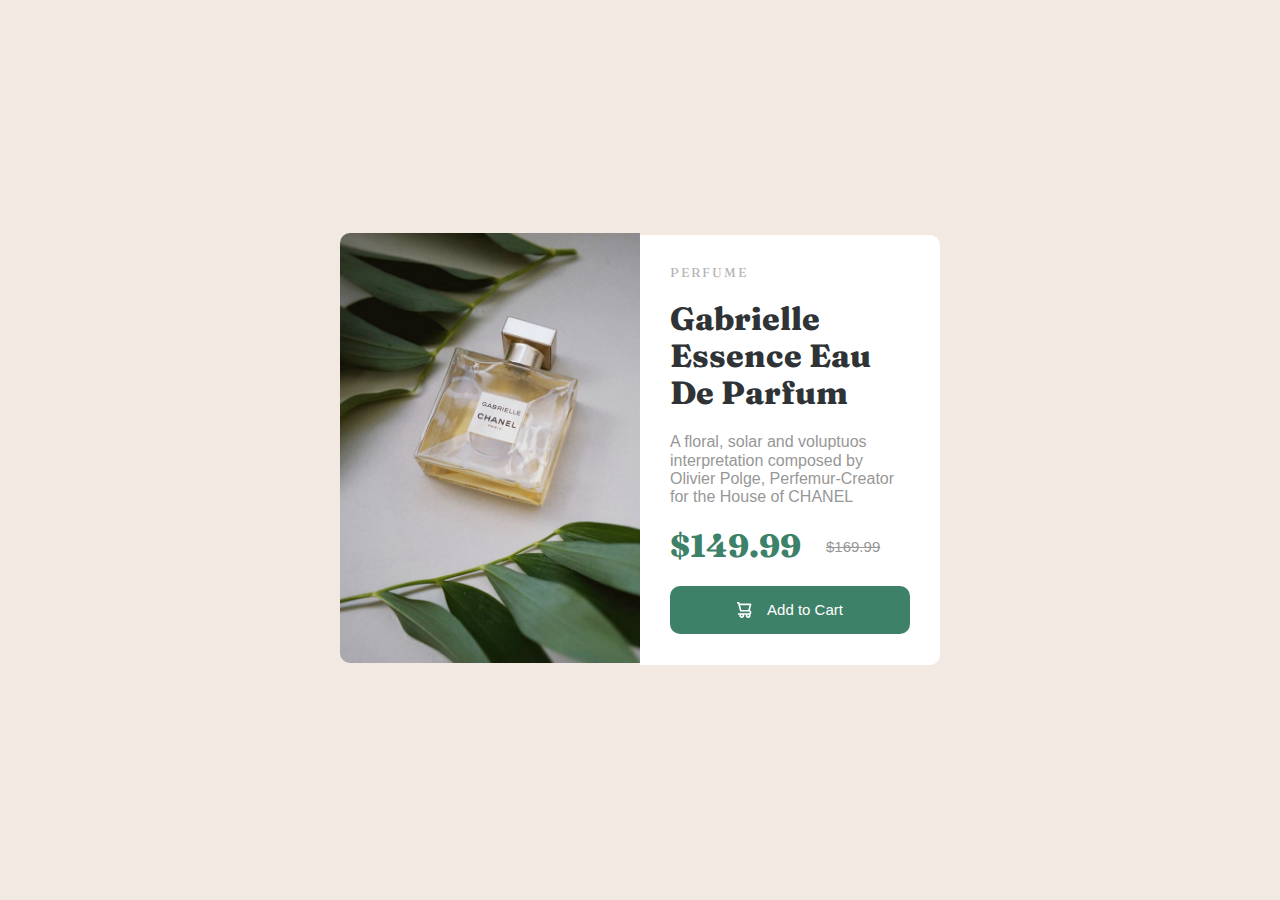
<file: 1) Book/index.html>
<!DOCTYPE html>
<html lang="en">
  <head>
    <meta charset="UTF-8" />
    <meta http-equiv="X-UA-Compatible" content="IE=edge" />
    <meta name="viewport" content="width=device-width, initial-scale=1.0" />
    <link rel="stylesheet" href="./css/normalize.css" />

    <!-- normalize css -->
    <!-- fonts -->
    <link rel="stylesheet" href="./css/fonts.css" />
    <!-- main css -->
    <link rel="stylesheet" href="./css/index.css" />
    <title>Book</title>
  </head>
  <body>
    <div class="container">
      <div class="card__container">
        <div class="card__box">
          <img
            class="card__box-img"
            src="./images/image-product-desktop.jpg"
            alt="image-product-desktop"
            title="image-product-desktop"
          />
        </div>
        <div class="card__box">
          <p class="card__box_paragraph-first">Perfume</p>
          <h1 class="card__box-title">Gabrielle Essence Eau De Parfum</h1>
          <p class="card__box-paragraph_second">
            A floral, solar and voluptuos interpretation composed by Olivier
            Polge, Perfemur-Creator for the House of CHANEL
          </p>
          <span class="card__box_content">
            <h1 class="card__box_content-title">$149.99</h1>
            <small class="card__box_content-small"> $169.99 </small>
          </span>
          <a class="card__box_link" href="#">
            <img
              class="card__box_link-img"
              src="./images/icon-cart.svg"
              alt="icon-cart"
              title="icon-cart"
            />
            Add to Cart
          </a>
        </div>
      </div>
    </div>
  </body>
</html>
</file>
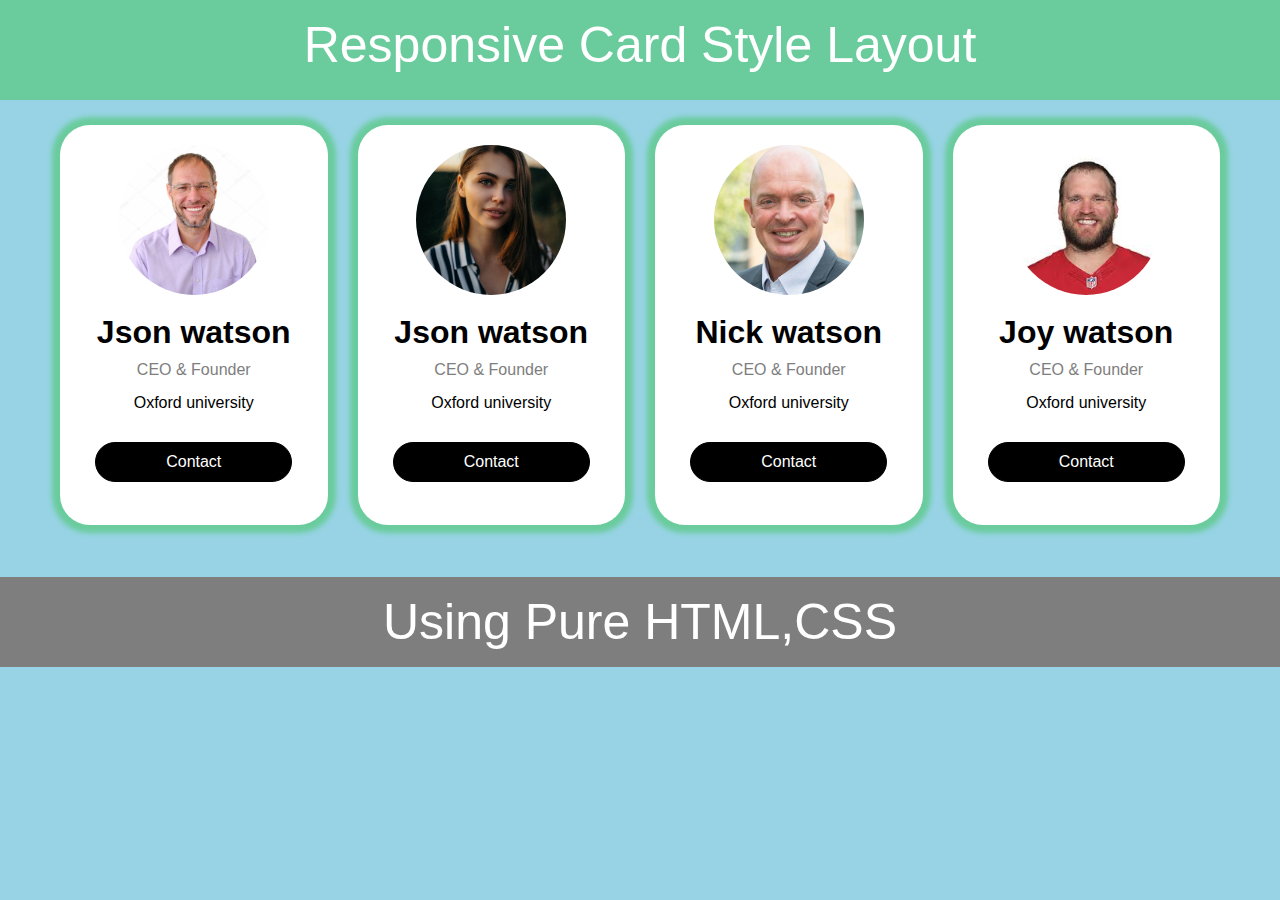
<file: 2) Card/index.html>
<!DOCTYPE html>
<html lang="en">
  <head>
    <meta charset="UTF-8" />
    <meta http-equiv="X-UA-Compatible" content="IE=edge" />
    <meta name="viewport" content="width=device-width, initial-scale=1.0" />
    <link
      rel="stylesheet"
      href="https://cdnjs.cloudflare.com/ajax/libs/font-awesome/6.1.2/css/all.min.css"
      integrity="sha512-1sCRPdkRXhBV2PBLUdRb4tMg1w2YPf37qatUFeS7zlBy7jJI8Lf4VHwWfZZfpXtYSLy85pkm9GaYVYMfw5BC1A=="
      crossorigin="anonymous"
      referrerpolicy="no-referrer"
    />
    <link
      rel="apple-touch-icon"
      sizes="180x180"
      href="./IMG/FAVICON/apple-touch-icon.png"
    />
    <link
      rel="icon"
      type="image/png"
      sizes="32x32"
      href="./IMG/FAVICON/favicon-32x32.png"
    />
    <link
      rel="icon"
      type="image/png"
      sizes="16x16"
      href="./IMG/FAVICON/favicon-16x16.png"
    />
    <link rel="manifest" href="./IMG/FAVICON/site.webmanifest" />
    <meta name="author" content="Abdujalilov Ismoil" />
    <meta name="description" content="Html and Css: Beautiful Card Effect" />
    <meta name="og:title" content="Beautiful Card Effect" />
    <meta name="og:description" content="Html and Css: Beautiful Card Effect" />
    <meta name="og:image" content="./IMG/FAVICON/favicon.ico" />
    <meta name="og:site_name" content="Beautiful Card Effect" />
    <link rel="stylesheet" href="./CSS/index.css" />
    <title>Beautiful Card Effect</title>
  </head>
  <body>
    <!-- ****CARD TO THE CODES START**** -->
    <section class="section">
      <p class="section__title_first">Responsive Card Style Layout</p>
      <div class="container">
        <div class="section__container">
          <div class="section__box">
            <img
              class="section__box_img"
              src="./IMG/PERSONS/person1.jpg"
              alt="person1"
              title="person1"
            />
            <h1 class="section__box_title">Json watson</h1>
            <p class="section__box_paragraph">CEO & Founder</p>
            <p class="section__box_paragraph active">Oxford university</p>
            <div class="section__box_icons">
              <i class="fab fa-instagram"></i>
              <i class="fab fa-twitter"></i>
              <i class="fas fa-basketball-ball"></i>
              <i class="fa-brands fa-facebook-f"></i>
            </div>
            <a class="section__box_btn" href="#"> Contact </a>
          </div>
          <div class="section__box">
            <img
              class="section__box_img"
              src="./IMG/PERSONS/person2.jpg"
              alt="person2"
              title="person2"
            />
            <h1 class="section__box_title">Json watson</h1>
            <p class="section__box_paragraph">CEO & Founder</p>
            <p class="section__box_paragraph active">Oxford university</p>
            <div class="section__box_icons">
              <i class="fab fa-instagram"></i>
              <i class="fab fa-twitter"></i>
              <i class="fas fa-basketball-ball"></i>
              <i class="fa-brands fa-facebook-f"></i>
            </div>
            <a class="section__box_btn" href="#"> Contact </a>
          </div>
          <div class="section__box">
            <img
              class="section__box_img"
              src="./IMG/PERSONS/person3.jpg"
              alt="person3"
              title="person3"
            />
            <h1 class="section__box_title">Nick watson</h1>
            <p class="section__box_paragraph">CEO & Founder</p>
            <p class="section__box_paragraph active">Oxford university</p>
            <div class="section__box_icons">
              <i class="fab fa-instagram"></i>
              <i class="fab fa-twitter"></i>
              <i class="fas fa-basketball-ball"></i>
              <i class="fa-brands fa-facebook-f"></i>
            </div>
            <a class="section__box_btn" href="#"> Contact </a>
          </div>
          <div class="section__box">
            <img
              class="section__box_img"
              src="./IMG/PERSONS/person4.jpg"
              alt="person4"
              title="person4"
            />
            <h1 class="section__box_title">Joy watson</h1>
            <p class="section__box_paragraph">CEO & Founder</p>
            <p class="section__box_paragraph active">Oxford university</p>
            <div class="section__box_icons">
              <i class="fab fa-instagram"></i>
              <i class="fab fa-twitter"></i>
              <i class="fas fa-basketball-ball"></i>
              <i class="fa-brands fa-facebook-f"></i>
            </div>
            <a class="section__box_btn" href="#"> Contact </a>
          </div>
        </div>
      </div>
      <p class="section__title_second">Using Pure HTML,CSS</p>
    </section>
    <!-- ****CARD TO THE CODES END**** -->
  </body>
</html>
</file>
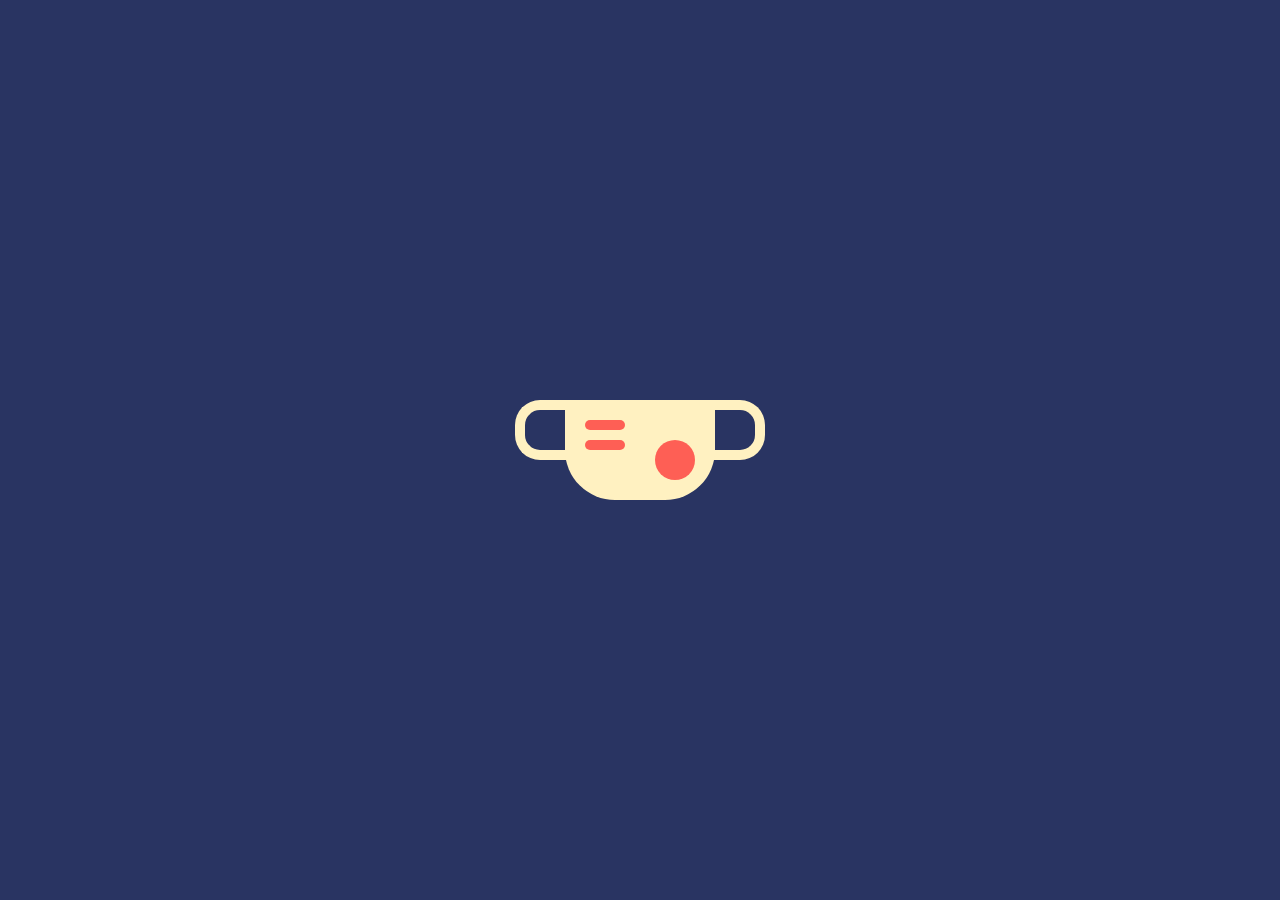
<file: 4) Wear a Mask/index.html>
<!DOCTYPE html>
<html lang="en">
  <head>
    <meta charset="UTF-8" />
    <meta http-equiv="X-UA-Compatible" content="IE=edge" />
    <meta name="viewport" content="width=device-width, initial-scale=1.0" />
    <link rel="stylesheet" href="./CSS/index.css" />
    <title>Wear a Mask</title>
  </head>
  <body>
    <div class="container">
      <div class="box">
        <div class="small"></div>
        <div class="small"></div>
      </div>
      <div class="box">
        <div class="circle"></div>
      </div>
    </div>
  </body>
</html>
</file>
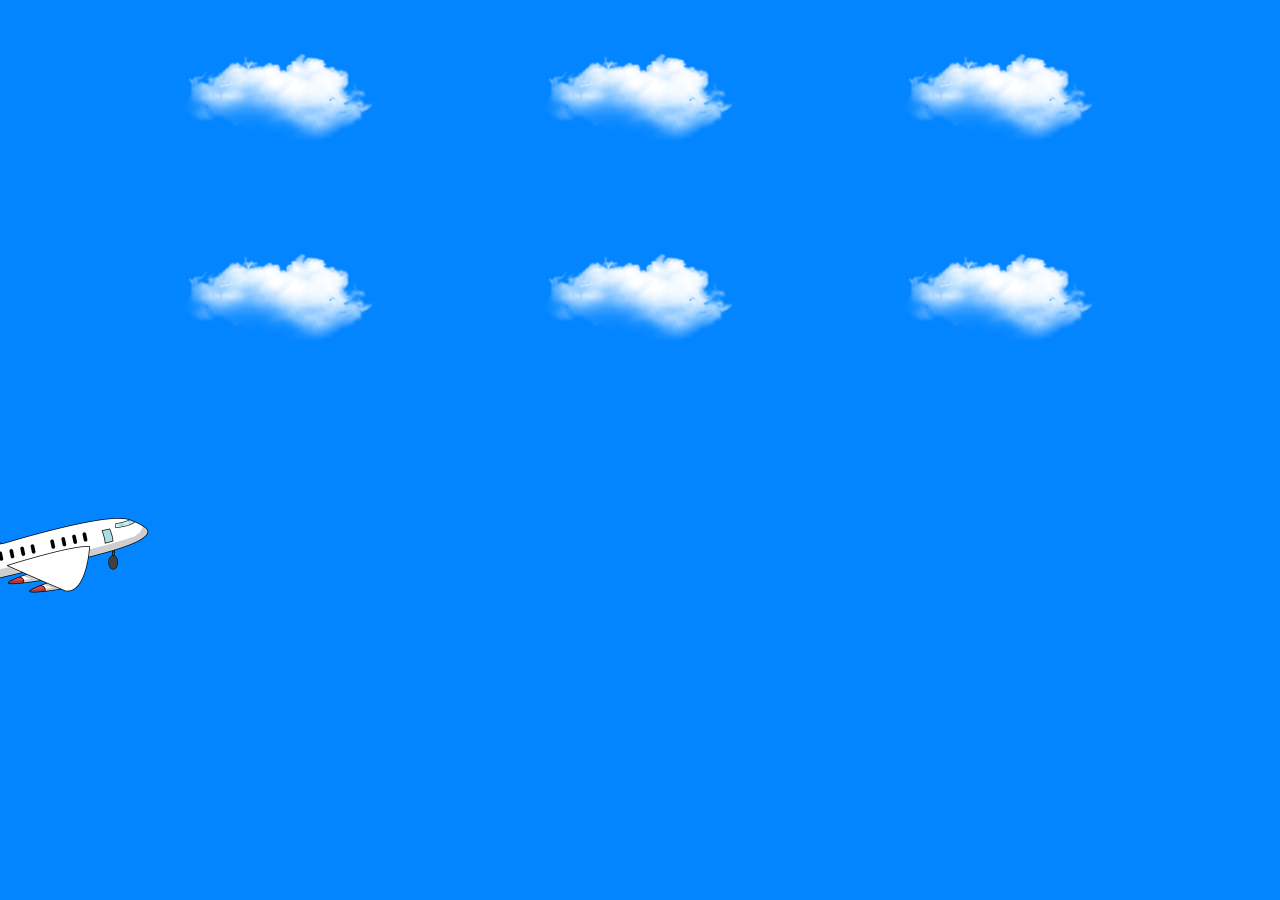
<file: 6) Airplane Animation/index.html>
<!DOCTYPE html>
<html lang="en">
<head>
  <meta charset="UTF-8">
  <meta http-equiv="X-UA-Compatible" content="IE=edge">
  <meta name="viewport" content="width=device-width, initial-scale=1.0">
  <!-- ****MAIN CSS**** -->
  <link rel="stylesheet" href="./css/index.css">
  <title>Airplane Animation</title>
</head>
<body>
  <section class="section">
    <div class="container">
      <div class="section__cloud">
        <img class="section__cloud-img" src="./images/cloud.jpg" alt="cloud" title="cloud">
        <img class="section__cloud-img" src="./images/cloud.jpg" alt="cloud" title="cloud">
        <img class="section__cloud-img" src="./images/cloud.jpg" alt="cloud" title="cloud">
        <img class="section__cloud-img" src="./images/cloud.jpg" alt="cloud" title="cloud">
        <img class="section__cloud-img" src="./images/cloud.jpg" alt="cloud" title="cloud">
        <img class="section__cloud-img" src="./images/cloud.jpg" alt="cloud" title="cloud">
      </div>
      <img class="section__airplane-img" src="./images/airplane.jpg" alt="airplane" title="airplane">
    </div>
  </section>
</body>
</html>
</file>
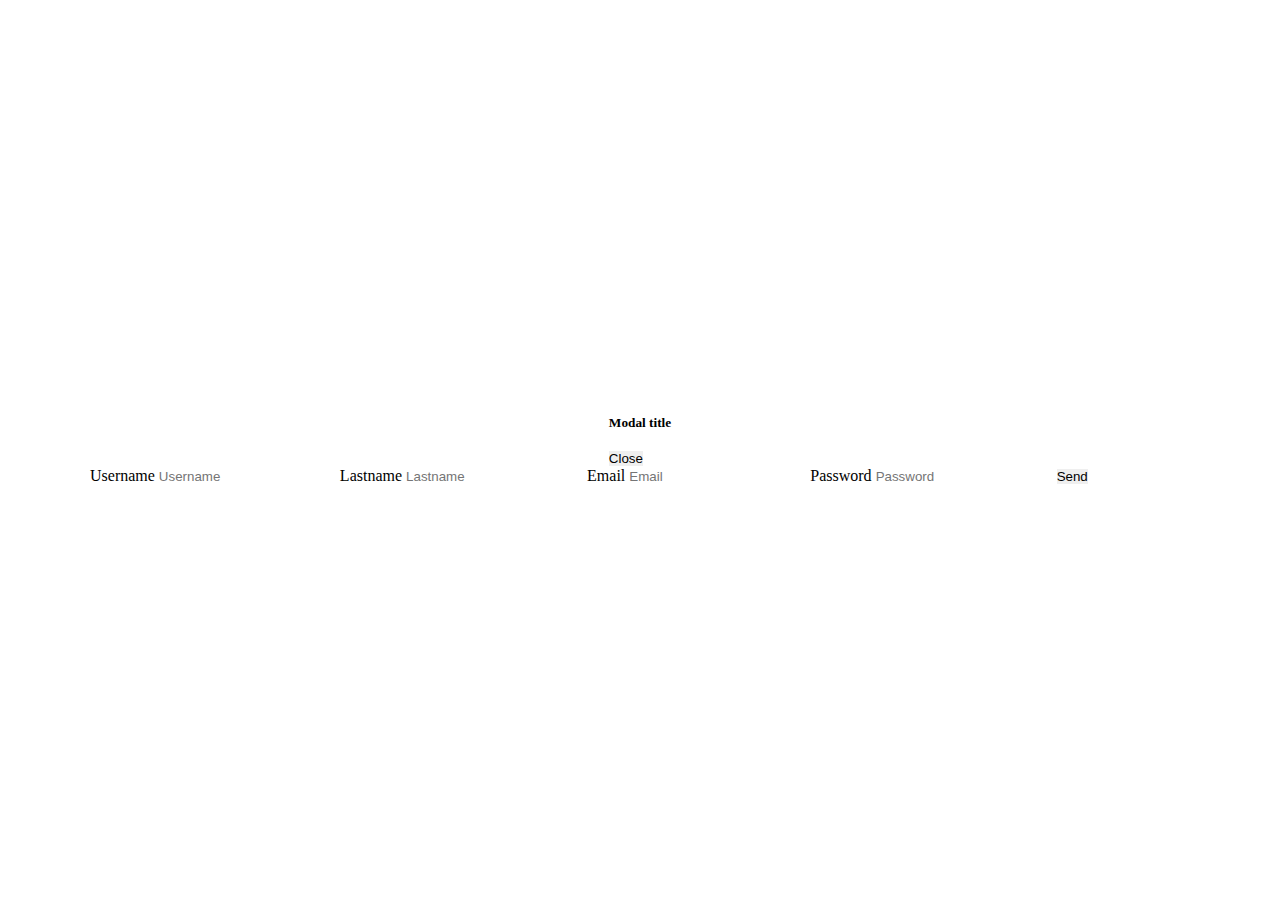
<file: Form Validation/index.html>
<!DOCTYPE html>
<html lang="en">

<head>
  <!-- ****GLOBAL META TAGS**** -->
  <meta charset="UTF-8" />
  <meta http-equiv="X-UA-Compatible" content="IE=edge" />
  <meta name="viewport" content="width=device-width, initial-scale=1.0" />
  <!-- ****CDNJS LIBRARIES**** -->
  <link rel="stylesheet" href="https://cdnjs.cloudflare.com/ajax/libs/font-awesome/6.2.0/css/all.min.css"
    integrity="sha512-xh6O/CkQoPOWDdYTDqeRdPCVd1SpvCA9XXcUnZS2FmJNp1coAFzvtCN9BmamE+4aHK8yyUHUSCcJHgXloTyT2A=="
    crossorigin="anonymous" referrerpolicy="no-referrer" />
  <!-- ****SITE META TAGS**** -->
  <meta name="author" content="Abdujalilov Ismoil" />
  <meta name="description" content="150 words" />
  <meta name="og:title" content="Site sarlavhasi" />
  <meta name="og:description" content="Site haqida malumot" />
  <meta name="og:image" content="Site rasmi" />
  <meta name="og:site_name" content="Site nomi" />
  <!-- ****BOOTSRAP JS**** -->
  <link href="https://cdn.jsdelivr.net/npm/bootstrap@5.2.2/dist/css/bootstrap.min.css" rel="stylesheet"
    integrity="sha384-Zenh87qX5JnK2Jl0vWa8Ck2rdkQ2Bzep5IDxbcnCeuOxjzrPF/et3URy9Bv1WTRi" crossorigin="anonymous">
  <script src="https://cdn.jsdelivr.net/npm/bootstrap@5.2.2/dist/js/bootstrap.bundle.min.js"
    integrity="sha384-OERcA2EqjJCMA+/3y+gxIOqMEjwtxJY7qPCqsdltbNJuaOe923+mo//f6V8Qbsw3"
    crossorigin="anonymous"></script>
  <!-- ****BOOTSRAP ICONS**** -->
  <link rel="stylesheet" href="https://cdn.jsdelivr.net/npm/bootstrap-icons@1.9.1/font/bootstrap-icons.css">
  <!-- ****MAIN CSS**** -->
  <link rel="stylesheet" href="./css/main.css" />
  <title>Form Validation</title>
</head>

<body>
  <div class="modal" tabindex="-1">
    <div class="modal-dialog">
      <div class="modal-content">
        <div class="modal-header">
          <h5 class="modal-title">Modal title</h5>
          <button type="button" class="btn-close" data-bs-dismiss="modal" aria-label="Close"></button>
        </div>
        <div class="modal-body">
          <!-- <p class="fs-5">Username: Ismoil</p>
          <p class="fs-5">Lastname: Abdujalilov</p>
          <p class="fs-5">Email: ismoilbek20050421@gmail.com</p>
          <p class="fs-5">Password 20050421</p> -->
        </div>
        <div class="modal-footer">
          <button type="button" class="btn btn-secondary" data-bs-dismiss="modal">Close</button>
        </div>
      </div>
    </div>
  </div>
  <!-- ****FORM VALIDATION CODES START**** -->
  <div class="container">
    <form class="form d-flex justify-content-center flex-column gap-3" id="form">
      <label for="username" class="fs-5">
        Username
        <input type="text" class="form-control mt-3" placeholder="Username" id="username">
        <i class="bi bi-check-circle-fill text-success"></i>
        <i class="bi bi-exclamation-circle-fill text-danger"></i>
      </label>
      <label for="username" class="fs-5 ">
        Lastname
        <input type="text" class="form-control mt-3" placeholder="Lastname" id="lastname">
        <i class="bi bi-check-circle-fill text-success"></i>
        <i class="bi bi-exclamation-circle-fill text-danger"></i>
      </label>
      <label for="username" class="fs-5">
        Email
        <input type="email" class="form-control mt-3" placeholder="Email" id="email">
        <i class="bi bi-check-circle-fill text-success"></i>
        <i class="bi bi-exclamation-circle-fill text-danger"></i>
      </label>
      <label for="username" class="fs-5">
        Password
        <input type="password" class="form-control mt-3" placeholder="Password" id="password">
        <i class="bi bi-check-circle-fill text-success"></i>
        <i class="bi bi-exclamation-circle-fill text-danger"></i>
        <i class="bi bi-eye"></i>
      </label>
      <button type="submit" class="btn btn-info text-light fs-5">Send</button>
    </form>
    <!-- ****FORM VALIDATION CODES END**** -->

    <script src="./js/index.js"></script>
</body>

</html>
</file>
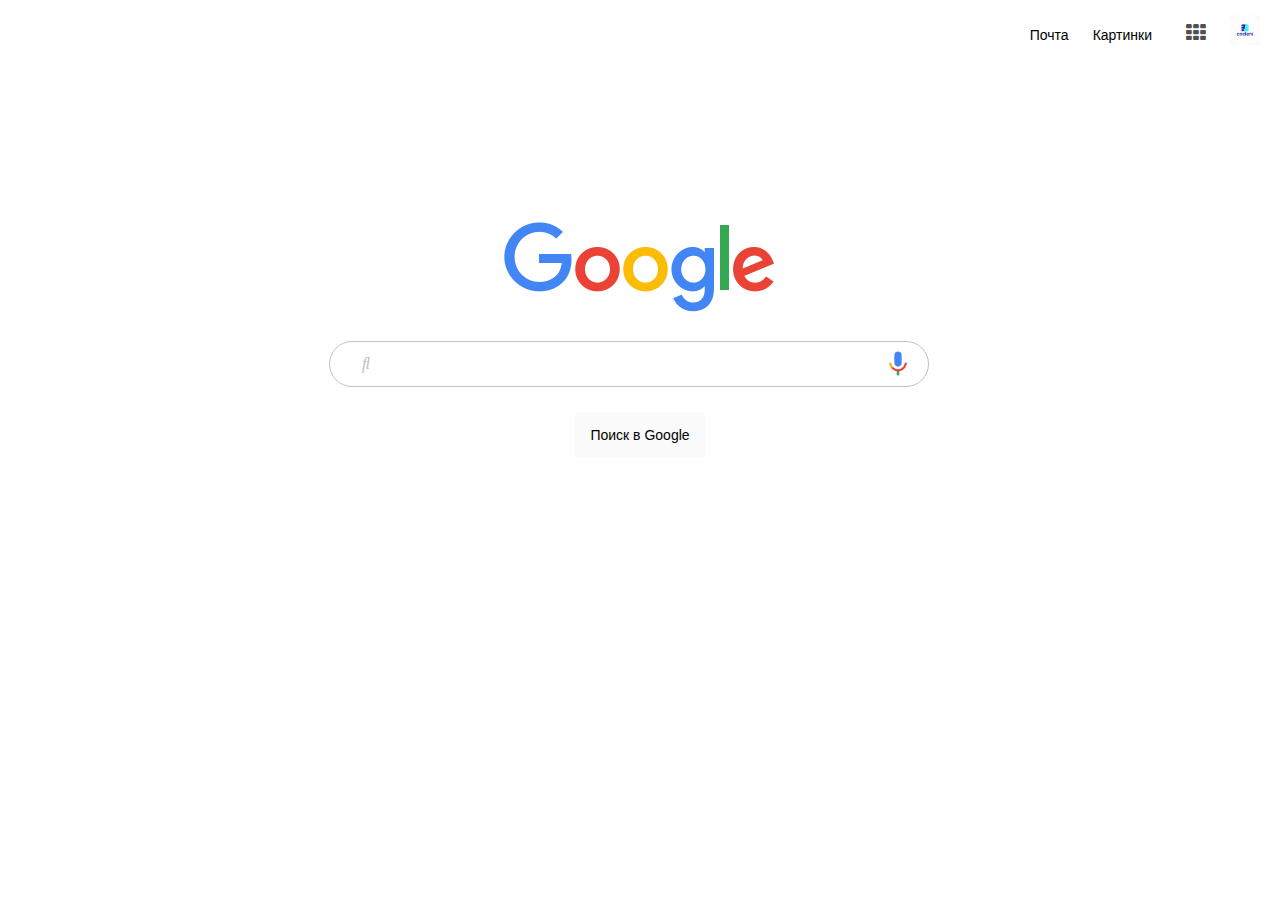
<file: Google Clone Search/index.html>
<!DOCTYPE html>
<html lang="en">
  <head>
    <meta charset="UTF-8" />
    <meta http-equiv="X-UA-Compatible" content="IE=edge" />
    <meta name="viewport" content="width=device-width, initial-scale=1.0" />
    <link
      rel="stylesheet"
      href="https://cdnjs.cloudflare.com/ajax/libs/font-awesome/6.1.1/css/all.min.css"
      integrity="sha512-KfkfwYDsLkIlwQp6LFnl8zNdLGxu9YAA1QvwINks4PhcElQSvqcyVLLD9aMhXd13uQjoXtEKNosOWaZqXgel0g=="
      crossorigin="anonymous"
      referrerpolicy="no-referrer"
    />
    <link
      rel="stylesheet"
      href="./font-awesome-4.7.0/css/font-awesome.min.css"
    />
    <link
      rel="apple-touch-icon"
      sizes="180x180"
      href="./IMG/FAVICON/apple-touch-icon.png"
    />
    <link
      rel="icon"
      type="image/png"
      sizes="32x32"
      href="./IMG/FAVICON/favicon-32x32.png"
    />
    <link
      rel="icon"
      type="image/png"
      sizes="16x16"
      href="./IMG/FAVICON/favicon-16x16.png"
    />
    <link rel="manifest" href="./IMG/FAVICON/site.webmanifest" />
    <meta name="author" content="Abdujalilov Ismoil" />
    <meta name="description" content="Google Clone Search" />
    <meta name="og:title" content="Google" />
    <meta name="og:description" content="Google Clone Search" />
    <meta name="og:image" content="./IMG/FAVICON/favicon.ico" />
    <meta name="og:site_name" content="Google" />
    <link rel="stylesheet" href="./CSS/style.css" />
    <title>Google</title>
  </head>
  <body>
    <!-- ****HEADER TO THE CODES START**** -->
    <header class="header">
      <nav class="nav">
        <ul class="nav__list">
          <li class="nav__item">
            <a
              class="nav__link nav__paragraph"
              href="https://mail.google.com/mail/&ogbl"
            >
              Почта
            </a>
          </li>
          <li class="nav__item">
            <a
              class="nav__link nav__paragraph"
              href="https://www.google.co.uz/imghp?hl=ru&ogbl"
            >
              Картинки</a
            >
          </li>
          <li class="nav__item">
            <a
              class="nav__link"
              href="https://www.google.co.uz/intl/ru/about/products"
            >
              <i
                class="fa fa-th"
                aria-hidden="true"
                title="Приложения Google"
              ></i>
            </a>
          </li>
          <li class="nav__item">
            <a
              class="nav__link link-four"
              href="https://accounts.google.com/SignOutOptions?hl=ru&continue=https://www.google.com/"
            >
              <img
                src="./IMG/coders-logo.png"
                alt="coders-logo"
                title="Аккаунт Google"
              />
            </a>
          </li>
        </ul>
      </nav>
    </header>
    <!-- ****HEADER TO THE CODES END**** -->

    <!-- ****SECTION TO THE CODES START**** -->
    <div class="container">
      <section class="section">
        <img class="section__google" src="./IMG/google.jpg" alt="Google" />
        <form class="form" id="form">
          <i class="fas fa-search"></i>
          <input type="text" class="search" id="search" />
          <img
            class="section__micraphone"
            id="micraphone"
            src="./IMG/micraphone.png"
            alt="micraphone"
          />
          <div class="section__content">
            <button type="submit" class="section__content_paragraph" id="btn">
              Поиск в Google
            </button>
          </div>
        </form>
      </section>
    </div>
    <!-- ****HEADER TO THE CODES END**** -->
    <script src="./JS/index.js"></script>
  </body>
</html>
</file>
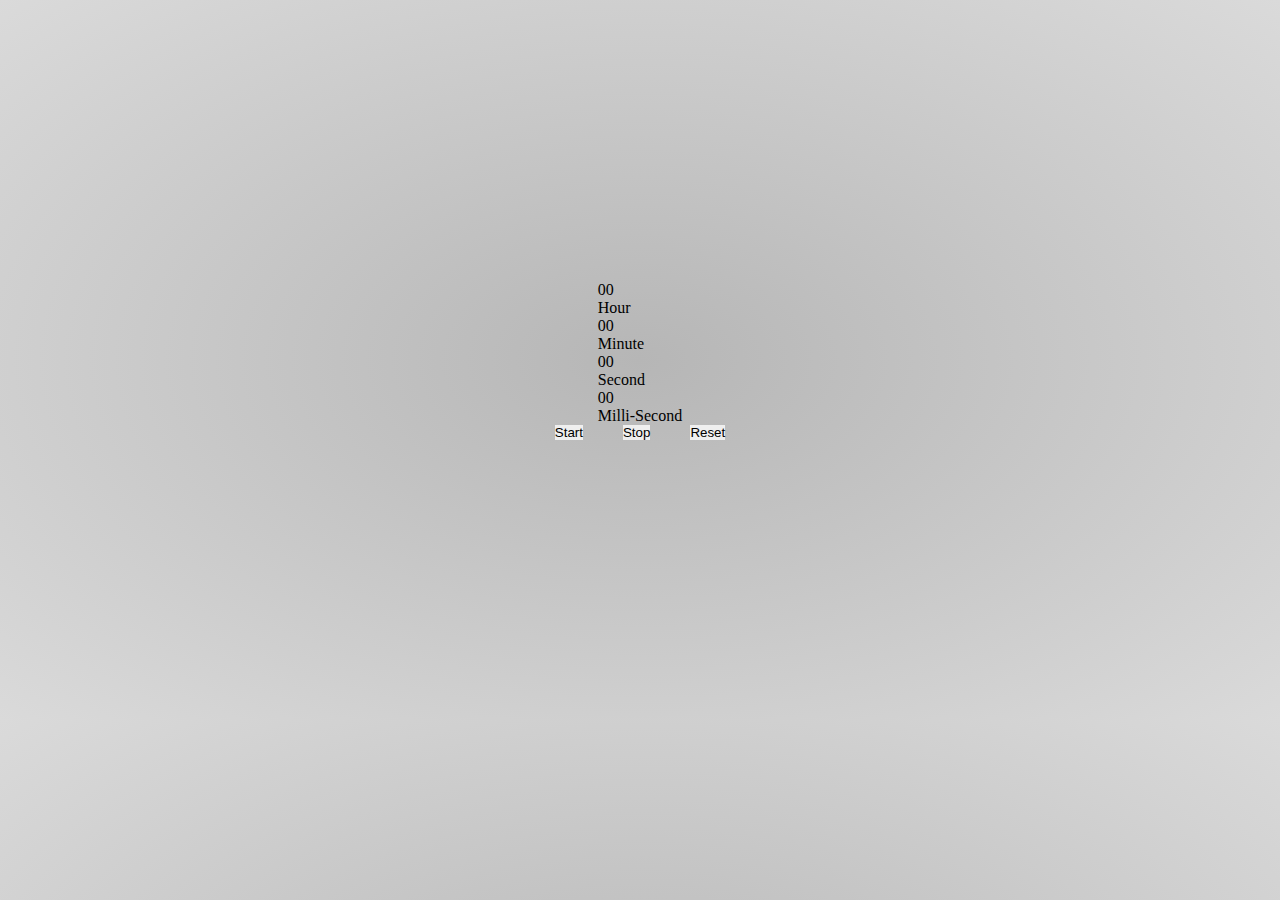
<file: Secundomer JS/index.html>
<!DOCTYPE html>
<html lang="en">

<head>
  <!-- ****GLOBAL META TAGS**** -->
  <meta charset="UTF-8" />
  <meta http-equiv="X-UA-Compatible" content="IE=edge" />
  <meta name="viewport" content="width=device-width, initial-scale=1.0" />
  <!-- ****CDNJS LIBRARIES**** -->
  <link rel="stylesheet" href="https://cdnjs.cloudflare.com/ajax/libs/font-awesome/6.2.0/css/all.min.css"
    integrity="sha512-xh6O/CkQoPOWDdYTDqeRdPCVd1SpvCA9XXcUnZS2FmJNp1coAFzvtCN9BmamE+4aHK8yyUHUSCcJHgXloTyT2A=="
    crossorigin="anonymous" referrerpolicy="no-referrer" />
  <!-- ****SITE META TAGS**** -->
  <meta name="author" content="Abdujalilov Ismoil" />
  <meta name="description" content="150 words" />
  <meta name="og:title" content="Site sarlavhasi" />
  <meta name="og:description" content="Site haqida malumot" />
  <meta name="og:image" content="Site rasmi" />
  <meta name="og:site_name" content="Site nomi" />
  <!-- ****MAIN CSS**** -->
  <link rel="stylesheet" href="./css/main.css" />
  <!-- ****BOOTSRAP LINK**** -->
  <link href="https://cdn.jsdelivr.net/npm/bootstrap@5.2.2/dist/css/bootstrap.min.css" rel="stylesheet"
    integrity="sha384-Zenh87qX5JnK2Jl0vWa8Ck2rdkQ2Bzep5IDxbcnCeuOxjzrPF/et3URy9Bv1WTRi" crossorigin="anonymous" />
  <script src="https://cdn.jsdelivr.net/npm/bootstrap@5.2.2/dist/js/bootstrap.bundle.min.js"
    integrity="sha384-OERcA2EqjJCMA+/3y+gxIOqMEjwtxJY7qPCqsdltbNJuaOe923+mo//f6V8Qbsw3"
    crossorigin="anonymous"></script>

  <title>Timer</title>
</head>

<body>
  <div class="container">
    <section class="section gap-5 mt-5">
      <div class="timer d-flex gap-5 fs-1">
        <div class="hour-text text-light bg-danger py-3 px-5">
          <div class="hour text-center">00</div>
          <div class="hour-title fs-5">
            Hour
          </div>
        </div>
        <div class="minute-text text-light bg-danger py-3 px-5">
          <div class="minute text-center">00</div>
          <div class="minute-title fs-5">
            Minute
          </div>
        </div>
        <div class="second-text text-light bg-danger py-3 px-5">
          <div class="second text-center">00</div>
          <div class="minute-title fs-5">
            Second
          </div>
        </div>
        <div class="milli-secund-text text-light bg-danger py-3 px-5">
          <div class="milli-secund text-center">00</div>
          <div class="minute-title fs-5">
            Milli-Second
          </div>
        </div>
      </div>
      <form class="form">
        <button type="button" class="btn btn-success fs-4" data-start>Start</button>
        <button type="button" class="btn btn-warning fs-4 text-light" data-stop>Stop</button>
        <button type="button" class="btn btn-danger fs-4" data-reset>Reset</button>
      </form>
    </section>
  </div>

  <!-- ****BOOTSRAP JS***** -->
  <script src="https://cdn.jsdelivr.net/npm/@popperjs/core@2.11.6/dist/umd/popper.min.js"
    integrity="sha384-oBqDVmMz9ATKxIep9tiCxS/Z9fNfEXiDAYTujMAeBAsjFuCZSmKbSSUnQlmh/jp3"
    crossorigin="anonymous"></script>
  <script src="https://cdn.jsdelivr.net/npm/bootstrap@5.2.2/dist/js/bootstrap.min.js"
    integrity="sha384-IDwe1+LCz02ROU9k972gdyvl+AESN10+x7tBKgc9I5HFtuNz0wWnPclzo6p9vxnk"
    crossorigin="anonymous"></script>
  <!-- Js -->
  <script src="./js/index.js"></script>
</body>

</html>
</file>
<file: 1) Book/css/fonts.css>
/* fraunces-regular - latin */
@font-face {
  font-family: 'Fraunces';
  font-style: normal;
  font-weight: 400;
  src: url('../fonts/fraunces-v23-latin-regular.eot'); /* IE9 Compat Modes */
  src: local(''),
       url('../fonts/fraunces-v23-latin-regular.eot?#iefix') format('embedded-opentype'), /* IE6-IE8 */
       url('../fonts/fraunces-v23-latin-regular.woff2') format('woff2'), /* Super Modern Browsers */
       url('../fonts/fraunces-v23-latin-regular.woff') format('woff'), /* Modern Browsers */
       url('../fonts/fraunces-v23-latin-regular.ttf') format('truetype'), /* Safari, Android, iOS */
       url('../fonts/fraunces-v23-latin-regular.svg#Fraunces') format('svg'); /* Legacy iOS */
}
/* fraunces-800 - latin */
@font-face {
  font-family: 'Fraunces';
  font-style: normal;
  font-weight: 800;
  src: url('../fonts/fraunces-v23-latin-800.eot'); /* IE9 Compat Modes */
  src: local(''),
       url('../fonts/fraunces-v23-latin-800.eot?#iefix') format('embedded-opentype'), /* IE6-IE8 */
       url('../fonts/fraunces-v23-latin-800.woff2') format('woff2'), /* Super Modern Browsers */
       url('../fonts/fraunces-v23-latin-800.woff') format('woff'), /* Modern Browsers */
       url('../fonts/fraunces-v23-latin-800.ttf') format('truetype'), /* Safari, Android, iOS */
       url('../fonts/fraunces-v23-latin-800.svg#Fraunces') format('svg'); /* Legacy iOS */
}
</file>
<file: 1) Book/css/index.css>
/* ****BASIC TO THE CODES START**** */
*,
*::after,
*::before {
  padding: 0;
  margin: 0;
  list-style: none;
  text-decoration: none;
  box-sizing: border-box;
  -webkit-tap-highlight-color: transparent;
}

.container {
  padding: 0 20px;
  max-width: 1140px;
  width: 100%;
  margin: 0 auto;
}

:root {
  --btn-bg-color: #3D8168;
  --btn-bg-hover-color: #1b4d3a;
  --text-color: #2F3336;
  --paragraph-color: #979797;
  --link-color: #B4B4B6;
  --bg-color: #F2E9E2;
  --card-color: #ffff;
}

body {
  background-color: var(--bg-color);
  display: flex;
  justify-content: center;
  align-items: center;
  min-height: 100vh;
  font-family: 'Fraunces';
}

/* ****BASIC TO THE CODES END**** */
.card__container {
  display: flex;
  justify-content: center;
  flex-wrap: wrap;
  align-items: center;
}

.card__box_paragraph-first {
  letter-spacing: 2px;
  text-transform: uppercase;
  color: var(--link-color);
  font-size: 13px;
}

.card__box-title {
  color: var(--text-color);
}

.card__box-paragraph_second {
  color: var(--paragraph-color);
  font-family: sans-serif;
}

.card__box .card__box-img {
  width: 300px;
  border-radius: 10px 0 0 10px;
  height: 430px;
}

.card__box:nth-child(2) {
  width: 300px;
  background-color: var(--card-color);
  height: 430px;
  border-radius: 0 10px 10px 0;
  padding: 30px;
}

.card__box_content {
  display: flex;
  gap: 25px;
  align-items: center;
}

.card__box_content-title {
  color: var(--btn-bg-color);
}

.card__box_content-small {
  font-size: 15px;
  color: var(--paragraph-color);
  text-decoration: line-through;
  font-family: sans-serif;
}

.card__box_link {
  background-color: var(--btn-bg-color);
  font-size: 15px;
  color: var(--card-color);
  display: flex;
  justify-content: center;
  align-items: center;
  gap: 15px;
  padding: 15px 0;
  border-radius: 10px;
  transition: all .3s linear;
  font-family: sans-serif;
}

.card__box_link:hover {
  background-color: var(--btn-bg-hover-color);
}
</file>
<file: 2) Card/CSS/index.css>
/* ****BASIC TO THE CODES START**** */
*,
*::after,
*::before {
  padding: 0;
  margin: 0;
  list-style: none;
  text-decoration: none;
  box-sizing: border-box;
  -webkit-tap-highlight-color: transparent;
  scroll-behavior: smooth;
}

html {
  scroll-behavior: smooth;
}

body {
  scroll-behavior: smooth;
}

:root {
  --first-title-color: #6ACC9D;
  --second-title-color: #7E7E7E;
  --background-color: #97D3E4;
  --link-color: #000000;
  --box-background-color: #ffff;
}

.container {
  margin: 0 auto;
  padding: 0 60px;
  max-width: 1440px;
  width: 100%;
  margin: 0 auto;
}

body {
  background-color: var(--background-color);
}

/* ****BASIC TO THE CODES END**** */

/* ****CARD TO THE CODES START**** */

.section__title_first {
  background-color: var(--first-title-color);
  color: var(--box-background-color);
  height: 100px;
  line-height: 90px;
  width: 100%;
  font-size: 50px;
  text-align: center;
  font-family: 'Segoe UI', Tahoma, Geneva, Verdana, sans-serif;
  font-weight: 100;
}

.section__container {
  display: grid;
  grid-template-columns: repeat(4, auto);
  gap: 30px;
  margin: 25px 0 0 0;
}

.section__box {
  max-width: 400px;
  width: 100%;
  height: 400px;
  background-color: var(--box-background-color);
  padding: 20px 10px 10px 10px;
  text-align: center;
  border-radius: 30px;
  box-shadow: 0 0 5px 7.5px var(--first-title-color);
  transition: all .2s linear;
}

.section__box:hover {
  background-color: var(--background-color);
  cursor: pointer;
  transition: all .2s linear;
}

.section__box:hover .section__box_title {
  color: var(--box-background-color);
  transition: all .2s linear;

}

.section__box:hover .section__box_paragraph {
  color: var(--box-background-color);
  transition: all .2s linear;
}

.section__box:hover i {
  color: var(--box-background-color);
  transition: all .2s linear;
}

.section__box:hover .section__box_btn {
  background-color: transparent;
  color: var(--box-background-color);
  border: 1px solid var(--box-background-color);
  transition: all .2s linear;
}

.section__box:hover .section__box_btn:hover {
  background-color: var(--box-background-color);
  color: var(--first-title-color);
  transition: all .2s linear;
}

.section__box_img {
  height: 150px;
  width: 150px;
  border-radius: 50%;
  object-fit: cover;
}

.section__box_title {
  font-family: sans-serif;
  margin: 15px 0 10px 0;
  transition: all .2s linear;
}

.section__box_paragraph {
  font-family: sans-serif;
  color: var(--second-title-color);
  margin: 10px 0 15px 0;
  transition: all .2s linear;
}

.section__box_paragraph.active {
  color: var(--link-color);
  transition: all .2s linear;
}

.section__box_btn {
  background-color: var(--link-color);
  color: var(--box-background-color);
  font-family: sans-serif;
  padding: 10px 70px;
  border-radius: 50px;
  transition: all .3s linear;
  border: 1px solid var(--link-color);
  margin: 15px 0 0 0;
  display: inline-block;
  transition: all .2s linear;
}

.section__box_btn:hover {
  background-color: transparent;
  color: var(--link-color);
}

.section__title_second {
  background-color: var(--second-title-color);
  color: var(--box-background-color);
  height: 90px;
  width: 100%;
  font-size: 50px;
  line-height: 90px;
  text-align: center;
  font-family: 'Segoe UI', Tahoma, Geneva, Verdana, sans-serif;
  font-weight: 100;
  margin: 52px 0 0 0;
  transition: all .2s linear;
}

/* ****CARD TO THE CODES END**** */

/* ****RESPONSIVE TO THE CODES START**** */
@media only screen and (max-width: 1250px) {
  .section__container {
    display: grid;
    grid-template-columns: repeat(2, auto);
    gap: 30px;
    justify-content: center;
    margin: 25px 0 0 0;
  }

  .section__box {
    width: 500px;
    height: 400px;
    background-color: var(--box-background-color);
    padding: 20px 10px 10px 10px;
    text-align: center;
    border-radius: 30px;
    box-shadow: 0 0 5px 7.5px var(--first-title-color);
    transition: all .2s linear;
  }
}

@media only screen and (max-width: 500px) {
  .section__title_second {
    background-color: var(--second-title-color);
    color: var(--box-background-color);
    height: 100px;
    width: 100%;
    font-size: 35px;
    line-height: 100px;
    text-align: center;
    font-family: 'Segoe UI', Tahoma, Geneva, Verdana, sans-serif;
    font-weight: 100;
    margin: 45px 0 0 0;
    transition: all .2s linear;
  }
}

@media only screen and (max-width: 630px) {
  .section__title_first {
    background-color: var(--first-title-color);
    color: var(--box-background-color);
    height: 100px;
    width: 100%;
    font-size: 35px;
    line-height: 100px;
    text-align: center;
    font-family: 'Segoe UI', Tahoma, Geneva, Verdana, sans-serif;
    font-weight: 100;
  }
}

@media only screen and (max-width: 850px) {
  .section__container {
    display: grid;
    grid-template-columns: auto;
    gap: 30px;
    justify-content: center;
    margin: 25px 0 0 0;
  }
}

@media only screen and (max-width: 428px) {
  .section__container {
    display: grid;
    grid-template-columns: auto;
    gap: 30px;
    justify-content: center;
    margin: 25px 0 0 0;
  }

  .section__box {
    width: 300px;
    height: 400px;
    background-color: var(--box-background-color);
    padding: 20px 10px 10px 10px;
    text-align: center;
    border-radius: 30px;
    box-shadow: 0 0 5px 7.5px var(--first-title-color);
    transition: all .2s linear;
  }
}

@media only screen and (max-width: 420px) {}

@media only screen and (max-width: 319px) {
  .section__title_second {
    background-color: var(--second-title-color);
    color: var(--box-background-color);
    height: 150px;
    width: 100%;
    font-size: 35px;
    line-height: 75px;
    text-align: center;
    font-family: 'Segoe UI', Tahoma, Geneva, Verdana, sans-serif;
    font-weight: 100;
    margin: 45px 0 0 0;
    transition: all .2s linear;
  }

  .section__title_first {
    background-color: var(--first-title-color);
    color: var(--box-background-color);
    height: 150px;
    width: 100%;
    font-size: 35px;
    line-height: 75px;
    text-align: center;
    font-family: 'Segoe UI', Tahoma, Geneva, Verdana, sans-serif;
    font-weight: 100;
  }
}

/* ****RESPONSIVE TO THE CODES END**** */
</file>
<file: 4) Wear a Mask/CSS/index.css>
*,
*::after,
*::before {
  padding: 0;
  margin: 0;
  list-style: none;
  text-decoration: none;
  box-sizing: border-box;
  -webkit-tap-highlight-color: transparent;
}

body {
  background-color: #293462;
  display: flex;
  justify-content: center;
  align-items: center;
  min-height: 100vh;
}

.container {
  background-color: #FFF1C1;
  height: 100px;
  width: 150px;
  border-radius: 0 0 50px 50px;
  position: relative;
  animation: animate 1s linear infinite alternate;
}

.container:after {
  content: "";
  position: absolute;
  border: 10px solid #FFF1C1;
  width: 85px;
  border-right-color: transparent;
  height: 60px;
  bottom: 40px;
  left: -50px;
  border-radius: 25px;
  z-index: -1;
}

.container:before {
  content: "";
  position: absolute;
  border: 10px solid #FFF1C1;
  width: 85px;
  border-left-color: transparent;
  height: 60px;
  bottom: 40px;
  right: -50px;
  border-radius: 25px;
  z-index: -1;
}

.box {
  margin: 20px;
  position: relative;
}

.small {
  height: 10px;
  width: 40px;
  border-radius: 10px;
  background-color: #FE5F55;
  margin: 10px 0;
}

.circle {
  height: 40px;
  width: 40px;
  position: absolute;
  background-color: #FE5F55;
  border-radius: 50%;
  right: 0;
  top: -30px;
}

@keyframes animate {
  to{
    transform: translateY(-10px);
  }
  from{
    transform: translateY(10px);
  }
}
</file>
<file: 6) Airplane Animation/css/index.css>
*,
*::after,
*::before {
  padding: 0;
  margin: 0;
  list-style: none;
  text-decoration: none;
  box-sizing: border-box;
  -webkit-tap-highlight-color: transparent;
}

.container {
  padding: 0 20px;
  max-width: 1440px;
  width: 100%;
  margin: 0 auto;
}

body {
  overflow: hidden;
  background-color: rgb(3, 133, 255);
}

.section__cloud {
  display: grid;
  grid-template-columns: repeat(3, auto);
  justify-content: space-evenly;
}

.section__cloud-img {
  width: 200px;
}

.section__cloud-img:nth-child(1) {
  animation: cloud-first infinite alternate 5s linear;
  -webkit-animation: cloud-first infinite alternate 20s linear;
}
.section__cloud-img:nth-child(2) {
  animation: cloud-second infinite alternate 30s linear;
  -webkit-animation: cloud-second infinite alternate 30s linear;
}
.section__cloud-img:nth-child(3) {
  animation: cloud-third infinite alternate 20s linear;
  -webkit-animation: cloud-third infinite alternate 20s linear;
}
.section__cloud-img:nth-child(4) {
  animation: cloud-fourth infinite alternate 15s linear;
  -webkit-animation: cloud-fourth infinite alternate 15s linear;
}
.section__cloud-img:nth-child(5) {
  animation: cloud-five infinite alternate 20s linear;
  -webkit-animation: cloud-five infinite alternate 20s linear;
}
.section__cloud-img:nth-child(6) {
  animation: cloud-six infinite alternate 25s linear;
  -webkit-animation: cloud-six infinite alternate 25s linear;
}

@keyframes cloud-first {
  from {
    transform: translateX(500px);
    -webkit-transform: translateX(500px);
    -moz-transform: translateX(500px);
    -ms-transform: translateX(500px);
    -o-transform: translateX(500px);
}
}
@keyframes cloud-second {
  from {
    transform: translateX(-400px);
    -webkit-transform: translateX(-400px);
    -moz-transform: translateX(-400px);
    -ms-transform: translateX(-400px);
    -o-transform: translateX(-400px);
}
}
@keyframes cloud-third {
  from {
    transform: translateX(-600px);
    -webkit-transform: translateX(-600px);
    -moz-transform: translateX(-600px);
    -ms-transform: translateX(-600px);
    -o-transform: translateX(-600px);
}
}
@keyframes cloud-fourth {
  from {
    transform: translateX(300px);
    -webkit-transform: translateX(300px);
    -moz-transform: translateX(300px);
    -ms-transform: translateX(300px);
    -o-transform: translateX(300px);
}
}
@keyframes cloud-five {
  from {
    transform: translateX(-200px);
    -webkit-transform: translateX(-200px);
    -moz-transform: translateX(-200px);
    -ms-transform: translateX(-200px);
    -o-transform: translateX(-200px);
}
}
@keyframes cloud-six{
  from {
    transform: translateX(-300px);
    -webkit-transform: translateX(-300px);
    -moz-transform: translateX(-300px);
    -ms-transform: translateX(-300px);
    -o-transform: translateX(-300px);
}
}

.section__airplane-img {
  width: 300px;
  transform:  translate(-150px,0);
  -webkit-transform:  translate(-150px,0);
  -moz-transform:  translate(-150px,0);
  -ms-transform:  translate(-150px,0);
  -o-transform:  translate(-150px,0);
  animation: airplane 10s linear infinite;
  -webkit-animation: airplane 15s linear infinite;
}

@keyframes airplane {
100%{
  transform: translate(1450px,-650px) rotate(-10deg);
  -webkit-transform: translate(1450px,-650px) rotate(-10deg);
  -moz-transform: translate(1450px,-650px) rotate(-10deg);
  -ms-transform: translate(1450px,-650px) rotate(-10deg);
  -o-transform: translate(1450px,-650px) rotate(-10deg);
}
}
</file>
<file: Form Validation/css/main.css>
*,
*::after,
*::before {
  padding: 0;
  margin: 0;
  box-sizing: border-box;
  -webkit-tap-highlight-color: transparent;
}

ul {
  list-style: none;
}

img {
  max-width: 100%;
  height: auto;
}

button {
  border: none;
  cursor: pointer;
}

input {
  border: none;
  background-color: transparent;
}

body {
  display: flex;
  justify-content: center;
  align-items: center;
  min-height: 100vh;
  flex-direction: column;
}

a {
  text-decoration: none;
}

.container {
  padding: 0 20px;
  margin: 0 auto;
  max-width: 1140px;
  width: 100%;
}

label {
  position: relative;
}

i {
  position: absolute;
  right: 10px;
  top: 50px;
}

.bi-eye {
  visibility: hidden;
}

.bi-eye.eye {
  cursor: pointer;
  visibility: visible;
}

.bi-eye-slash {
  cursor: pointer;
}

.bi-exclamation-circle-fill {
  visibility: hidden;
}

.bi-check-circle-fill {
  visibility: hidden;
}

label.error .form-control {
  border: 1px solid red;
}

label.error .bi-exclamation-circle-fill {
  visibility: visible;
}

label.success .form-control {
  border: 1px solid green;
}

label.success .bi-check-circle-fill {
  visibility: visible;
}/*# sourceMappingURL=main.css.map */
</file>
<file: Google Clone Search/CSS/style.css>
/* ****BASIC TO THE CODES START**** */
*,
*::after,
*::before {
  margin: 0;
  padding: 0;
  list-style: none;
  text-decoration: none;
  box-sizing: border-box;
}

:root {
  --google-square-icon-color: rgba(0, 0, 0, 0.7);
}

.container {
  width: 100%;
  max-width: 1140px;
  margin: 0 auto;
  padding: 0 10px;
}

/* ****BASIC TO THE CODES END**** */


/* ****HEADER TO THE CODES START*** */
.header {
  width: 100%;
  height: 70px;
}

.nav {
  display: flex;
  justify-content: flex-end;
  align-items: center;
}

.nav .nav__item {
  display: inline-block;
  line-height: 70px;
}

.nav .nav__item .nav__link {
  margin: 0 10px;
}

.nav .nav__item .nav__link img {
  height: 30px;
  width: 30px;
  position: relative;
  top: 5px;
  margin: 0 10px 0 0;

}

.nav__paragraph {
  font-size: 14px;
  color: black;
  font-family: sans-serif;
}

.nav__paragraph:hover {
  text-decoration: underline;
}

.fa-th {
  font-size: 20px;
  color: var(--google-square-icon-color);
  margin: 0 0 0 10px;
}

/* ****HEADER TO THE CODES END*** */

/* ****SECTION TO THE CODES START*** */
.section {
  display: flex;
  justify-content: center;
  align-items: center;
  min-height: 60vh;
  flex-direction: column;
  position: relative;
}

.form {
  margin: 25px 0 0 0;
}

.section__micraphone {
  height: 30px;
}

.section__content {
  display: flex;
  justify-content: center;
  margin: 25px 0 0 0;
}

.section__content_paragraph {
  padding: 15px;
  background-color: rgba(207, 205, 205, 0.1);
  border-radius: 3px;
  font-family: sans-serif;
  font-size: 14px;
  color: black;
  margin: 0 10px;
  border: none;
}

.section__content_paragraph:hover {
  box-shadow: 0 0 5px rgba(207, 205, 205, 1);
  cursor: pointer;
}

.search {
  width: 600px;
  max-width: 100%;
  outline: none;
  border: 1px solid silver;
  font-size: 17px;
  padding: 12px 10px 12px 0;
  border-radius: 50px;
  text-indent: 50px;
  position: relative;
  font-family: sans-serif;
}

.search:focus {
  box-shadow: 0 0 5px grey;
}

.fa-search {
  position: relative;
  right: -45px;
  color: silver;
  bottom: 70%;
  z-index: 1;
}

.section__micraphone {
  position: relative;
  left: -50px;
  bottom: -10px;
}

.section__content_paragraphs {
  font-family: sans-serif;
  font-size: 13px;
  letter-spacing: .2px;
  margin: 25px 0 0 0;
}

.section__content_paragraphs_link:hover {
  text-decoration: underline;
}

/* ****SECTION TO THE CODES START*** */


/* ****RESPONSIVE TO THE CODES START*** */
@media (max-width: 700px) {
  .search {
    width: 400px;
  }
}

@media (max-width: 480px) {
  .search {
    width: 290px;
  }

  .section__google {
    width: 200px;
  }

  .section__content_paragraph {
    padding: 10px;
  }

  .section__micraphone {
    background-color: white;
    z-index: 1;
  }

  .section__micraphone {
    height: 25px;
    width: 25px;
    position: relative;
    right: 10px;
    bottom: -10px;
  }
}

/* ****RESPONSIVE TO THE CODES END*** */
</file>
<file: Secundomer JS/css/main.css>
*,
*::after,
*::before {
  padding: 0;
  margin: 0;
  box-sizing: border-box;
  -webkit-tap-highlight-color: transparent;
}

ul {
  list-style: none;
}

img {
  max-width: 100%;
  height: auto;
}

button {
  border: none;
  cursor: pointer;
}

input {
  border: none;
  background-color: transparent;
}

body {
  background-image: radial-gradient(rgb(182, 182, 182), rgb(218, 218, 218));
}

a {
  text-decoration: none;
}

.container {
  padding: 0 20px;
  margin: 0 auto;
  max-width: 1440px;
  width: 100%;
}

.section {
  display: flex;
  justify-content: center;
  align-items: center;
  flex-direction: column;
  min-height: 80vh;
}
.section .form {
  display: flex;
  justify-content: center;
  align-items: center;
  flex-direction: row;
  gap: 40px;
}/*# sourceMappingURL=main.css.map */
</file>
